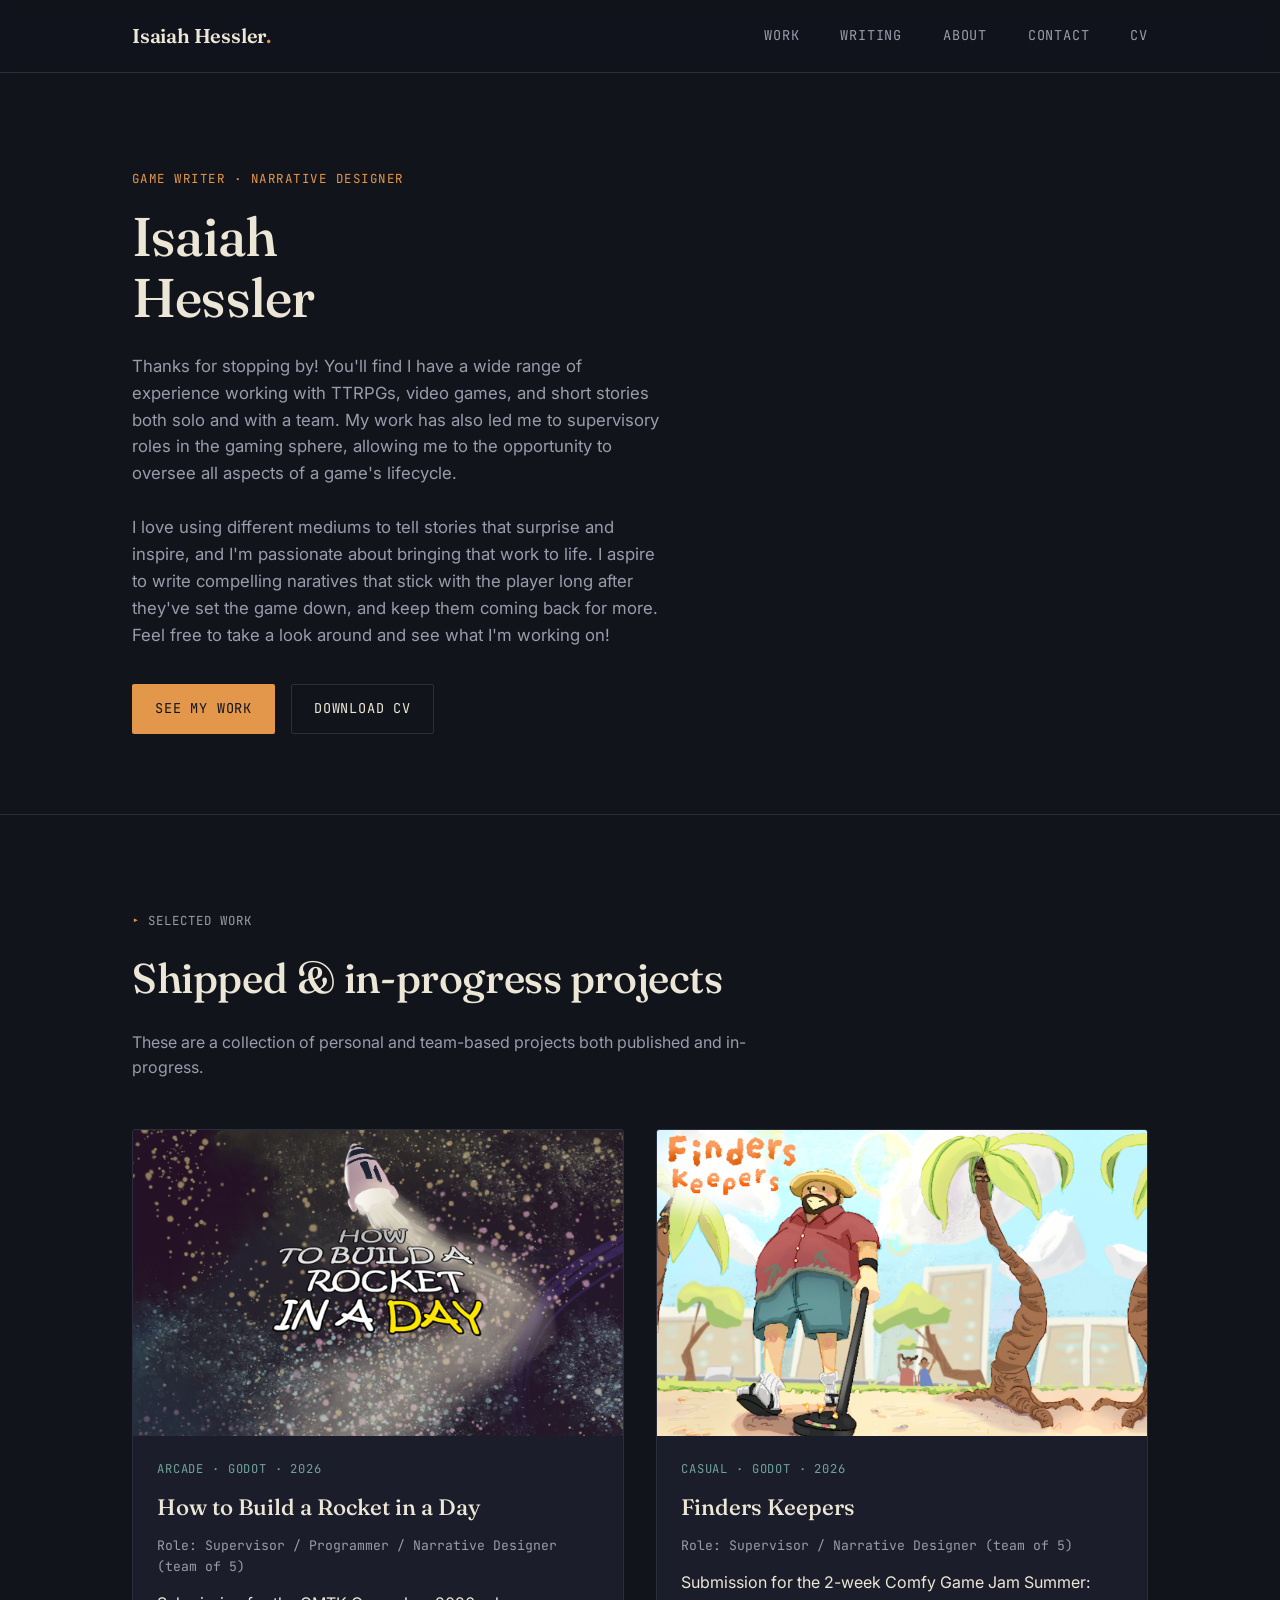
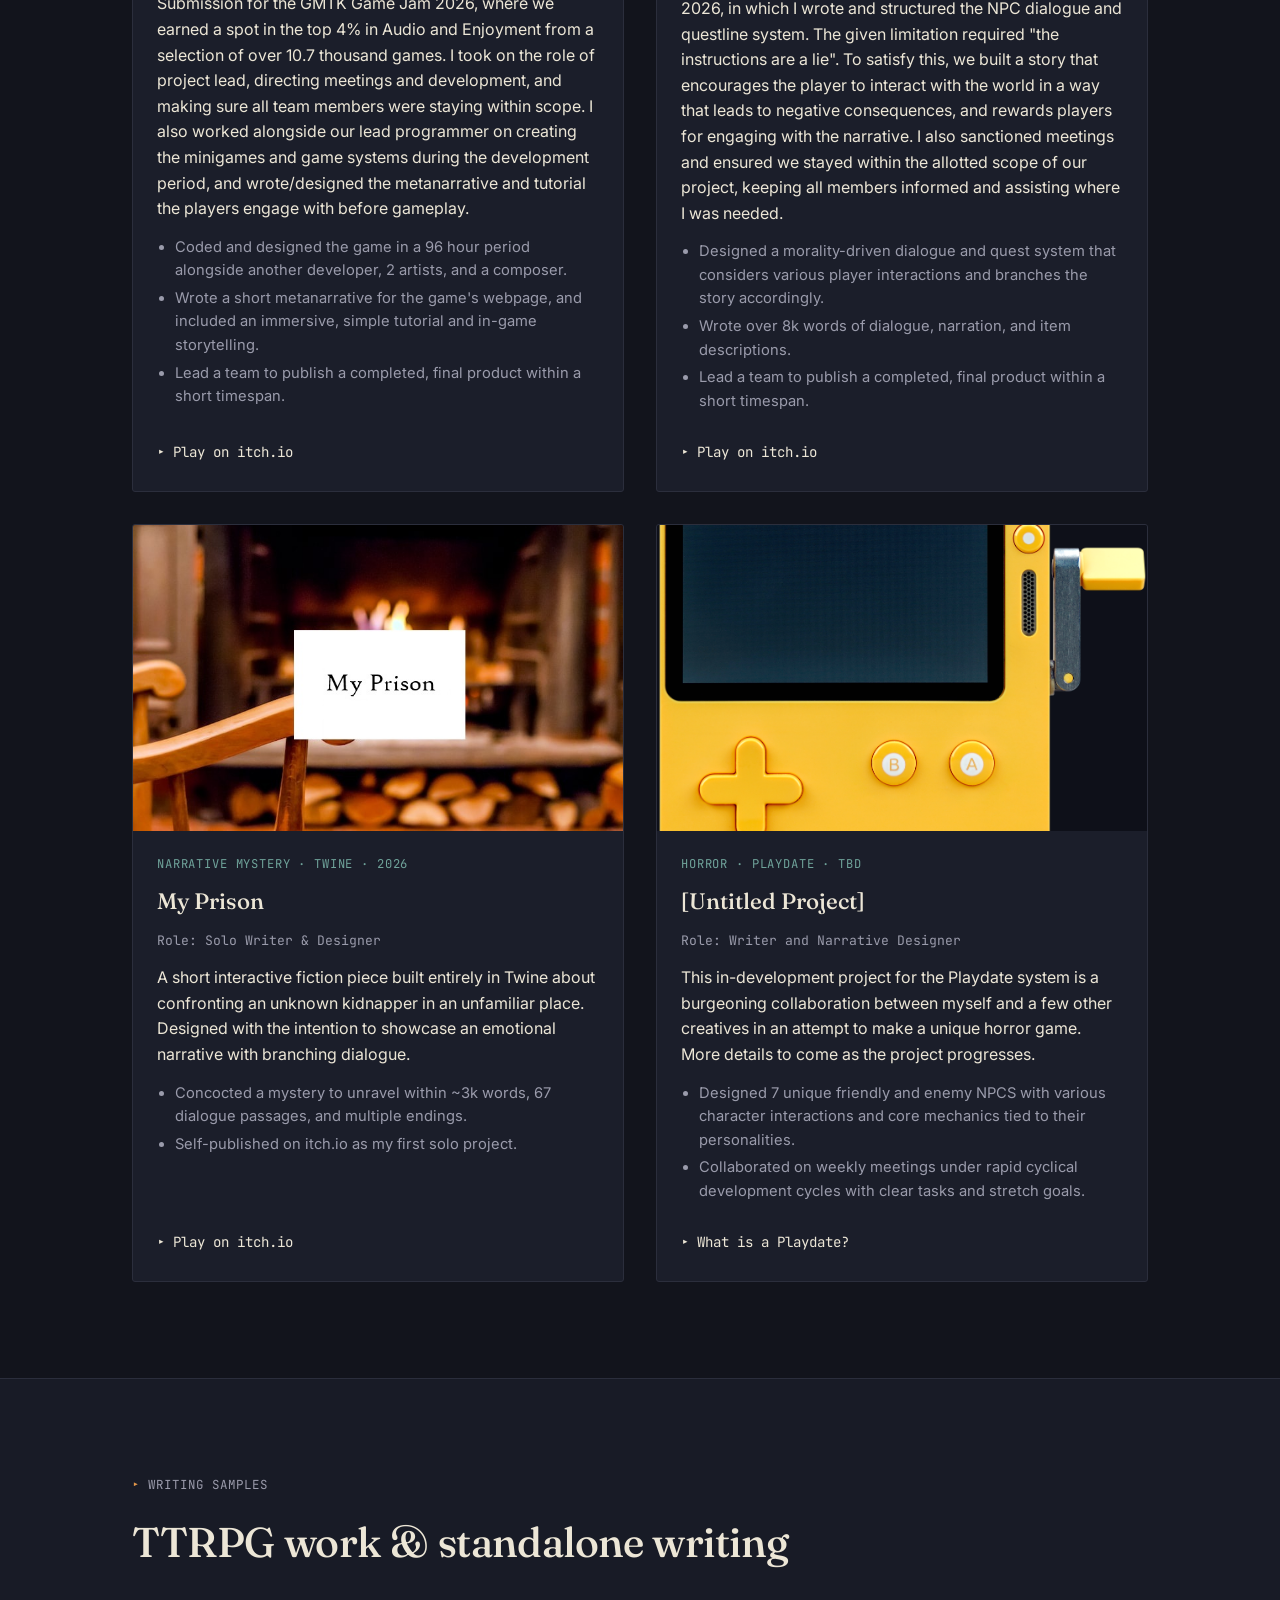
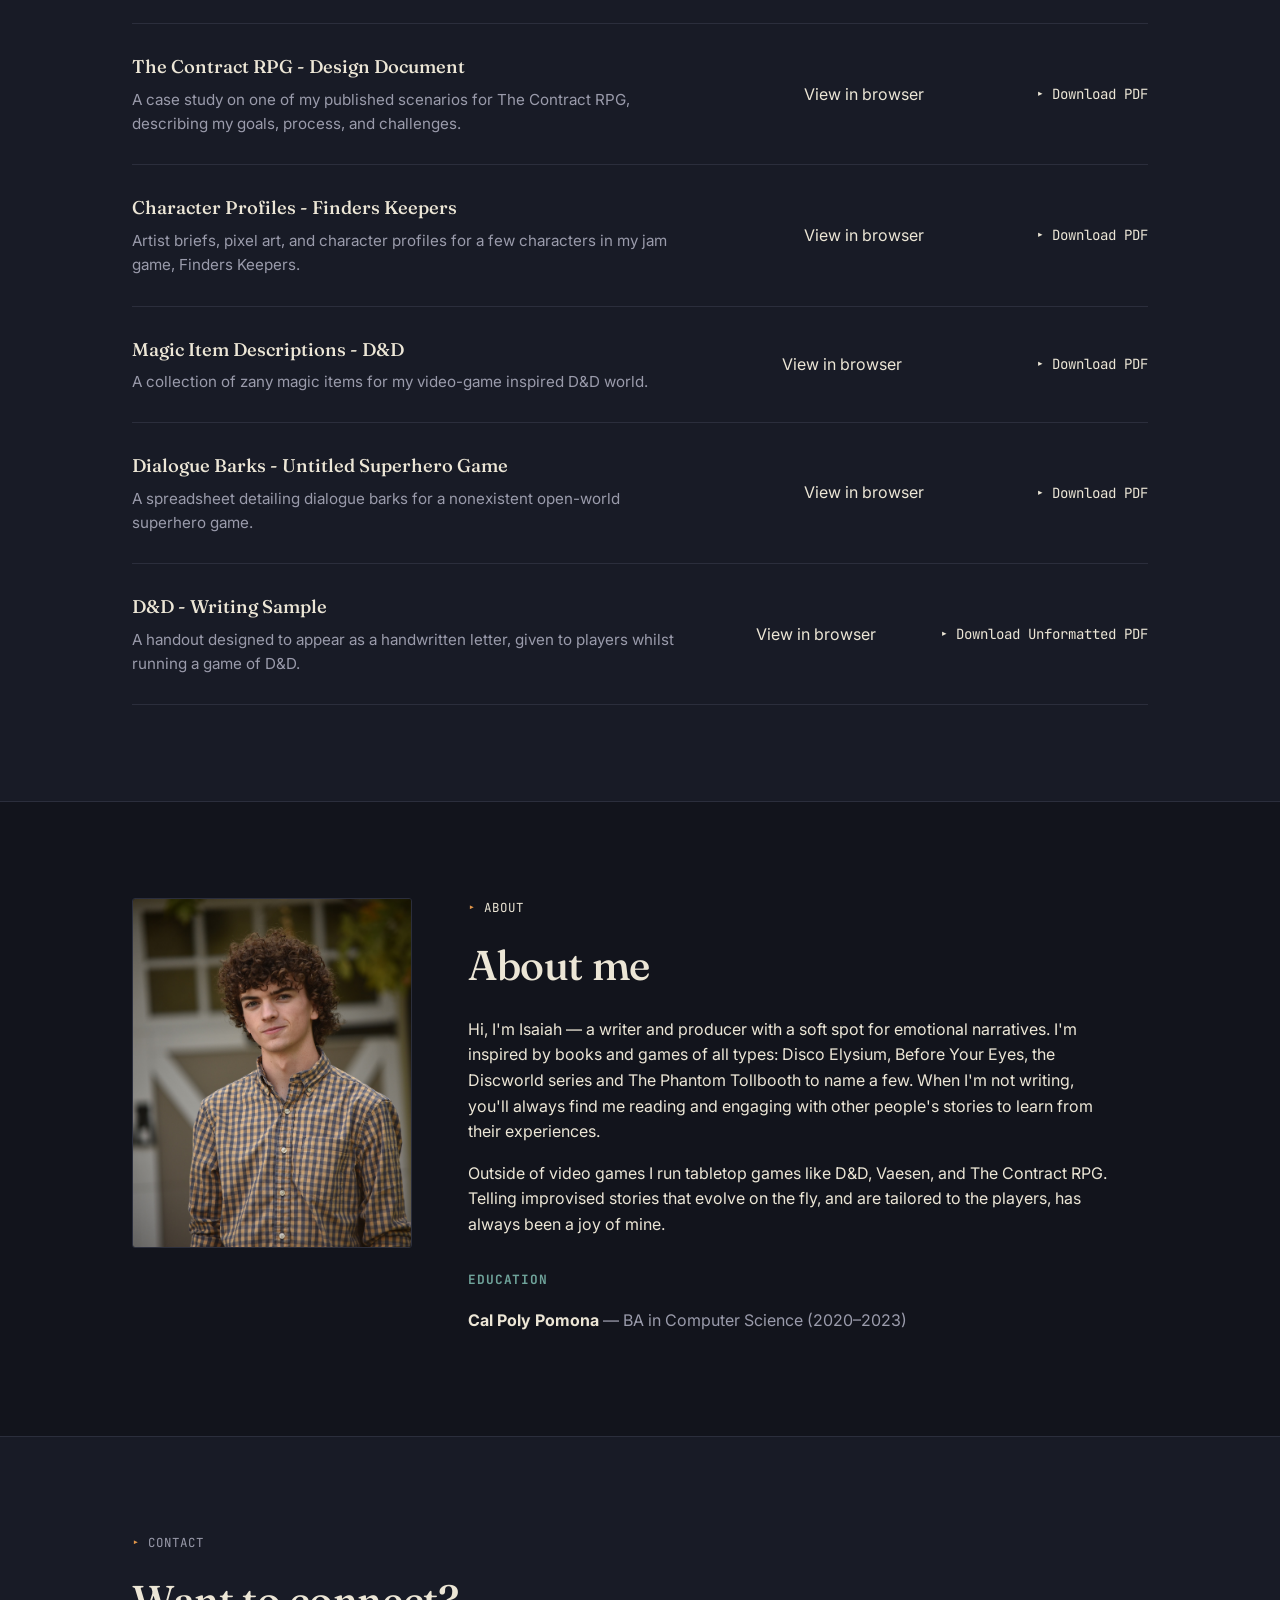
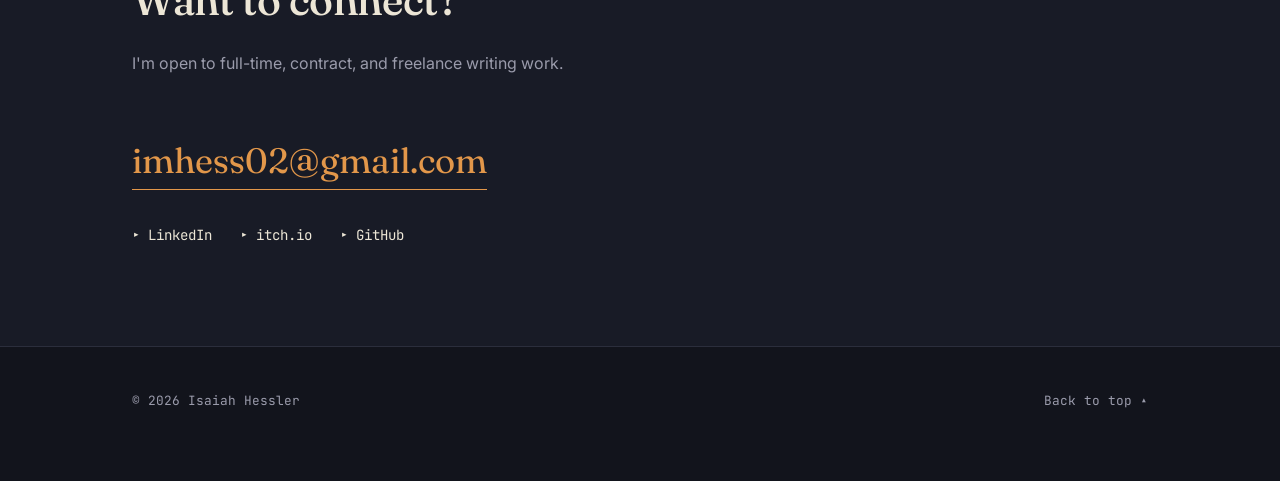
<file: index.html>
<!DOCTYPE html>
<html lang="en">
<head>
<meta charset="UTF-8">
<meta name="viewport" content="width=device-width, initial-scale=1.0">
<title>Isaiah Hessler — Game Writer &amp; Narrative Designer</title>
<meta name="description" content="Portfolio of Isaiah Hessler, game writer and narrative designer.">

<meta property="og:title" content="Isaiah Hessler — Game Writer & Narrative Designer">
<meta property="og:description" content="Writing samples and narrative design projects.">
<meta property="og:type" content="website">

<link rel="preconnect" href="https://fonts.googleapis.com">
<link rel="preconnect" href="https://fonts.gstatic.com" crossorigin>
<link href="https://fonts.googleapis.com/css2?family=Fraunces:opsz,wght@9..144,400;9..144,500;9..144,600&family=Inter:wght@400;500;600&family=JetBrains+Mono:wght@400;500&display=swap" rel="stylesheet">

<link rel="stylesheet" href="css/style.css">
</head>
<body>

<a class="skip-link" href="#main">Skip to content</a>

<!-- ============================================================
     HEADER / NAV
     ============================================================ -->
<header class="site-header">
  <div class="wrap header-inner">
    <a class="logo" href="#top">Isaiah Hessler<span class="logo-dot">.</span></a>

    <button class="nav-toggle" id="navToggle" aria-expanded="false" aria-controls="primaryNav" aria-label="Toggle menu">
      <span></span><span></span><span></span>
    </button>

    <nav class="primary-nav" id="primaryNav">
      <a href="#work" class="nav-link"><span class="nav-caret">▸</span>Work</a>
      <a href="#writing" class="nav-link"><span class="nav-caret">▸</span>Writing</a>
      <a href="#about" class="nav-link"><span class="nav-caret">▸</span>About</a>
      <a href="#contact" class="nav-link"><span class="nav-caret">▸</span>Contact</a>
      <a href="assets/docs/cv.pdf" class="nav-link nav-link--cv"><span class="nav-caret">▸</span>cv</a>
    </nav>
  </div>
</header>

<main id="main">

  <!-- ============================================================
       HERO
       ============================================================ -->
  <section class="hero" id="top">
    <div class="wrap hero-inner">
      <div class="hero-copy">
        <p class="eyebrow">Game Writer · Narrative Designer</p>
        <h1 class="hero-title">Isaiah<br>Hessler</h1>
        <p class="hero-lede">
          Thanks for stopping by! You'll find I have a wide range of experience working with TTRPGs, video games, and short stories both solo and with a team. 
          My work has also led me to supervisory roles in the gaming sphere, allowing me to the opportunity to oversee all aspects of a game's lifecycle. 
          <br> 
          <br>
          I love using different mediums to tell stories that surprise and inspire, and I'm passionate about bringing that work to life. I aspire to 
          write compelling naratives that stick with the player long after they've set the game down, and keep them coming back for more. 
          Feel free to take a look around and see what I'm working on!
        </p>
        <div class="hero-actions">
          <a href="#work" class="btn btn--primary">See my work</a>
          <a href="assets/docs/cv.pdf" class="btn btn--ghost">Download CV</a>
        </div>
      </div>

      <!-- 
      <div class="hero-graphic" aria-hidden="true">
        <svg viewBox="0 0 360 320" class="branch-svg">
          <path class="branch-line" d="M30 30 L30 130" />
          <path class="branch-line" d="M30 130 L120 170" />
          <path class="branch-line" d="M30 130 L30 230" />
          <path class="branch-line" d="M30 230 L130 270" />
          <path class="branch-line" d="M30 230 L30 330" />
          <path class="branch-line" d="M30 330 L140 370" />

          <circle class="branch-node" cx="30" cy="30" r="5"/>
          <circle class="branch-node" cx="30" cy="130" r="5"/>
          <circle class="branch-node" cx="120" cy="170" r="4"/>
          <circle class="branch-node" cx="30" cy="230" r="5"/>
          <circle class="branch-node" cx="130" cy="270" r="4"/>
          <circle class="branch-node" cx="30" cy="330" r="5"/>
          <circle class="branch-node" cx="140" cy="370" r="4"/>

          <text class="branch-label" x="46" y="34">"Is this a dialogue tree? It looks like I have a few options to choose from."</text>
          <text class="branch-label" x="46" y="134">[Browse] "I'd like to see your projects."</text>
          <div class="project-links">
            <text href="#work" class="link-choice" x="136" y="174">Sure, check 'em out!</text>
            <text href="#contact" class="link-choice" x="146" y="274">Click here to jump to my contact info!</text>
          </div>
          <text class="branch-label" x="46" y="234">[Chat] "How can I reach you?"</text>
          <text class="branch-label" x="46" y="334">[Escape] "I've seen enough, just show me some cat pictures."</text> 
          <text class="branch-label" x="156" y="374">Fine...</text>
        </svg>
      </div> -->
    </div>
  </section>

  <!-- ============================================================
       SELECTED WORK
       ============================================================ -->
  <section class="section" id="work">
    <div class="wrap">
      <p class="slug">SELECTED WORK</p>
      <h2 class="section-title">Shipped &amp; in-progress projects</h2>
      <p class="section-intro">
        These are a collection of personal and team-based projects both published and in-progress.
      </p>

      <div class="project-grid">

        <!-- ============ PROJECT CARD ============ -->
        <article class="project-card">
          <div class="project-media">
            <img src="assets/images/buildarocket.png" alt="[Image Unavailable]" loading="lazy">
          </div>
          <div class="project-body">
            <p class="project-meta">Arcade · Godot · 2026</p>
            <h3 class="project-title">How to Build a Rocket in a Day</h3>
            <p class="project-role">Role: Supervisor / Programmer / Narrative Designer (team of 5)</p>
            <p class="project-desc">
              Submission for the GMTK Game Jam 2026, where we earned a spot in the top 4% in Audio and Enjoyment from a selection of over 10.7 thousand games. I took on the role of project lead, 
              directing meetings and development, and making sure all team members were staying within scope. I also worked alongside our lead programmer on creating the minigames and game systems
              during the development period, and wrote/designed the metanarrative and tutorial the players engage with before gameplay.
            </p>
            <ul class="project-highlights">
              <li>Coded and designed the game in a 96 hour period alongside another developer, 2 artists, and a composer.</li>
              <li>Wrote a short metanarrative for the game's webpage, and included an immersive, simple tutorial and in-game storytelling.</li>
              <li>Lead a team to publish a completed, final product within a short timespan.</li>
            </ul>
            <div class="project-links">
              <a href="https://shinymydas.itch.io/buildarocket" class="link-choice">▸ Play on itch.io</a>
            </div>
          </div>
        </article>
        <!-- ============ END PROJECT CARD ============ -->
           
        <!-- ============ PROJECT CARD ============ -->
        <article class="project-card">
          <div class="project-media">
            <img src="assets/images/finderkeeper.png" alt="[Image Unavailable]" loading="lazy">
          </div>
          <div class="project-body">
            <p class="project-meta">Casual · Godot · 2026</p>
            <h3 class="project-title">Finders Keepers</h3>
            <p class="project-role">Role: Supervisor / Narrative Designer (team of 5)</p>
            <p class="project-desc">
              Submission for the 2-week Comfy Game Jam Summer: 2026, in which I wrote and structured the NPC dialogue and questline system. The given limitation required "the instructions are a lie".
              To satisfy this, we built a story that encourages the player to interact with the world in a way that leads to negative consequences, and rewards players for engaging with the narrative.
              I also sanctioned meetings and ensured we stayed within the allotted scope of our project, keeping all members informed and assisting where I was needed.
            </p>
            <ul class="project-highlights">
              <li>Designed a morality-driven dialogue and quest system that considers various player interactions and branches the story accordingly.</li>
              <li>Wrote over 8k words of dialogue, narration, and item descriptions.</li>
              <li>Lead a team to publish a completed, final product within a short timespan.</li>
            </ul>
            <div class="project-links">
              <a href="https://shinymydas.itch.io/finders-keepers" class="link-choice">▸ Play on itch.io</a>
            </div>
          </div>
        </article>
        <!-- ============ END PROJECT CARD ============ -->

        <article class="project-card">
          <div class="project-media">
            <img src="assets/images/myprison.jpg" alt="[Image Unavailable]" loading="lazy">
          </div>
          <div class="project-body">
            <p class="project-meta">Narrative Mystery · Twine · 2026</p>
            <h3 class="project-title">My Prison</h3>
            <p class="project-role">Role: Solo Writer &amp; Designer</p>
            <p class="project-desc">
              A short interactive fiction piece built entirely in Twine about confronting an unknown kidnapper in an unfamiliar place.
              Designed with the intention to showcase an emotional narrative with branching dialogue.
            </p>
            <ul class="project-highlights">
              <li>Concocted a mystery to unravel within ~3k words, 67 dialogue passages, and multiple endings.</li>
              <li>Self-published on itch.io as my first solo project.</li>
            </ul>
            <div class="project-links">
              <a href="https://shinymydas.itch.io/my-prison" class="link-choice">▸ Play on itch.io</a>
            </div>
          </div>
        </article>

        <article class="project-card">
          <div class="project-media">
            <img src="assets/images/pd.png" alt="[Image Unavailable]" loading="lazy">
          </div>
          <div class="project-body">
            <p class="project-meta">Horror · Playdate · TBD</p>
            <h3 class="project-title">[Untitled Project]</h3>
            <p class="project-role">Role: Writer and Narrative Designer</p>
            <p class="project-desc">
              This in-development project for the Playdate system is a burgeoning collaboration between myself and a few other creatives in an attempt to make a unique horror game.
              More details to come as the project progresses.
            </p>
            <ul class="project-highlights">
              <li>Designed 7 unique friendly and enemy NPCS with various character interactions and core mechanics tied to their personalities.</li>
              <li>Collaborated on weekly meetings under rapid cyclical development cycles with clear tasks and stretch goals.</li>
            </ul>
            <div class="project-links">
              <a href="https://play.date/" class="link-choice">▸ What is a Playdate?</a>
            </div>
          </div>
        </article>

      </div>
    </div>
  </section>

  <!-- ============================================================
       WRITING SAMPLES
       ============================================================ -->
  <section class="section section--alt" id="writing">
    <div class="wrap">
      <p class="slug">WRITING SAMPLES</p>
      <h2 class="section-title">TTRPG work &amp; standalone writing</h2>
      <p class="section-intro">
      </p>

      <ul class="writing-list">
        <li class="writing-item">
          <div class="writing-item-text">
            <h3>The Contract RPG - Design Document</h3>
            <p>A case study on one of my published scenarios for The Contract RPG, describing
              my goals, process, and challenges.
            </p>
          </div>
          <a href="view.html?file=assets/docs/contract.pdf&title=Scenario%20Design%20Doc%20for%20The%20Contract%20RPG">View in browser</a>
          <a href="assets/docs/contract.pdf" class="link-choice">▸ Download PDF</a>
        </li>

        <li class="writing-item">
          <div class="writing-item-text">
            <h3>Character Profiles - Finders Keepers</h3>
            <p>Artist briefs, pixel art, and character profiles for a few characters in my jam game, Finders Keepers.</p>
          </div>
          <a href="view.html?file=assets/docs/char_profile.pdf&title=Character%20Profiles:%20Finders%20Keepers">View in browser</a>
          <a href="assets/docs/char_profile.pdf" class="link-choice">▸ Download PDF</a>
        </li>
           
        <li class="writing-item">
          <div class="writing-item-text">
            <h3>Magic Item Descriptions - D&D</h3>
            <p>A collection of zany magic items for my video-game inspired D&D world.</p>
          </div>
          <a href="view.html?file=assets/docs/item_desc.pdf&title=Item%20Descriptions">View in browser</a>
          <a href="assets/docs/item_desc.pdf" class="link-choice">▸ Download PDF</a>
        </li>
           
        <li class="writing-item">
          <div class="writing-item-text">
            <h3>Dialogue Barks - Untitled Superhero Game</h3>
            <p>A spreadsheet detailing dialogue barks for a nonexistent open-world superhero game.</p>
          </div>
          <a href="view.html?file=assets/docs/dialogue_barks.pdf&title=Dialogue%20Barks">View in browser</a>
          <a href="assets/docs/dialogue_barks.pdf" class="link-choice">▸ Download PDF</a>
        </li>
           
        <li class="writing-item">
          <div class="writing-item-text">
            <h3>D&D - Writing Sample</h3>
            <p>A handout designed to appear as a handwritten letter, given
              to players whilst running a game of D&D.
            </p>
          </div>
          <a href="view.html?file=assets/docs/letter.pdf&title=A%20Letter%20from%20Father%20to%20Son">View in browser</a>
          <a href="assets/docs/letter_pt.pdf" class="link-choice">▸ Download Unformatted PDF</a>
        </li>
      </ul>
    </div>
  </section>

  <!-- ============================================================
       ABOUT
       ============================================================ -->
  <section class="section" id="about">
    <div class="wrap about-inner">
      <div class="about-portrait">
        <img src="assets/images/isaiah.jpg" alt="[Image Unavailable]">
      </div>
      <div class="about-copy">
        <p class="slug">ABOUT</p>
        <h2 class="section-title">About me</h2>
        <p>
          Hi, I'm Isaiah — a writer and producer with a soft spot for emotional narratives. 
          I'm inspired by books and games of all types: Disco Elysium, Before Your Eyes, the Discworld series and The Phantom Tollbooth to name a few. 
          When I'm not writing, you'll always find me reading and engaging with other people's stories to learn from their experiences.
          <!-- Replace with your real bio. -->
        </p>
        <p>
          Outside of video games I run tabletop games like D&D, Vaesen, and The Contract RPG.
          Telling improvised stories that evolve on the fly, and are tailored to the players, has always been a joy
          of mine.
        </p>

        <h3 class="about-subhead">Education</h3>
        <ul class="plain-list">
          <li><strong>Cal Poly Pomona</strong> — BA in Computer Science (2020–2023)</li>
        </ul>
      </div>
    </div>
  </section>

  <!-- ============================================================
       CONTACT
       ============================================================ -->
  <section class="section section--alt" id="contact">
    <div class="wrap contact-inner">
      <p class="slug">CONTACT</p>
      <h2 class="section-title">Want to connect?</h2>
      <p class="section-intro">I'm open to full-time, contract, and freelance writing work.</p>

      <a class="contact-email" href="mailto:imhess02@gmail.com">imhess02@gmail.com</a>

      <nav class="contact-links">
        <a href="https://www.linkedin.com/in/isaiah-hessler-82574b263/" class="link-choice">▸ LinkedIn</a>
        <a href="https://shinymydas.itch.io/" class="link-choice">▸ itch.io</a>
        <a href="https://github.com/shinymydas" class="link-choice">▸ GitHub</a>
      </nav>
    </div>
  </section>

</main>

<footer class="site-footer">
  <div class="wrap footer-inner">
    <p>© <span id="year"></span> Isaiah Hessler</p>
    <a href="#top" class="back-to-top">Back to top ▴</a>
  </div>
</footer>

<script src="js/script.js"></script>
</body>
</html>
</file>
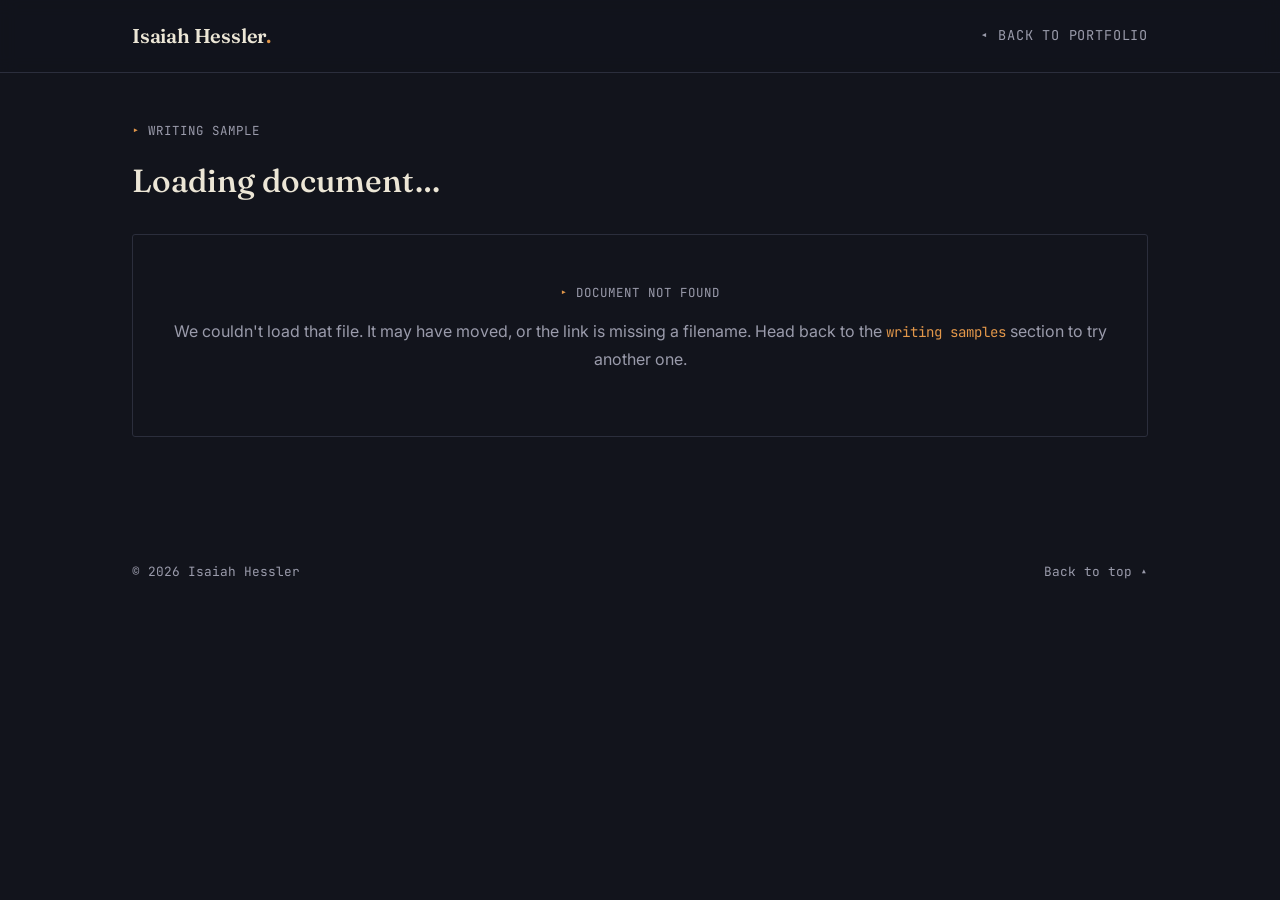
<file: view.html>
<!DOCTYPE html>
<html lang="en">
<head>
<meta charset="UTF-8">
<meta name="viewport" content="width=device-width, initial-scale=1.0">
<title id="pageTitle">Viewing document — Isaiah Hessler</title>
<meta name="robots" content="noindex">

<link rel="preconnect" href="https://fonts.googleapis.com">
<link rel="preconnect" href="https://fonts.gstatic.com" crossorigin>
<link href="https://fonts.googleapis.com/css2?family=Fraunces:opsz,wght@9..144,500;9..144,600&family=Inter:wght@400;500;600&family=JetBrains+Mono:wght@400;500&display=swap" rel="stylesheet">

<link rel="stylesheet" href="css/style.css">
<link rel="stylesheet" href="css/view.css">
</head>
<body class="view-page">

<header class="site-header">
  <div class="wrap header-inner">
    <a class="logo" href="index.html">Isaiah Hessler<span class="logo-dot">.</span></a>
    <a href="index.html#writing" class="nav-link nav-link--cv">◂ Back to portfolio</a>
  </div>
</header>

<main class="view-main">
  <div class="wrap view-toolbar">
    <div class="view-toolbar-text">
      <p class="slug">WRITING SAMPLE</p>
      <h1 class="view-title" id="docTitle">Loading document…</h1>
    </div>
    <a class="btn btn--ghost" id="downloadLink" href="#" download>Download PDF</a>
  </div>

  <div class="wrap">
    <div class="pdf-frame-wrap" id="pdfFrameWrap">
      <iframe id="pdfFrame" class="pdf-frame" title="PDF document" src=""></iframe>
    </div>

    <!-- Shown only if the PDF can't be found / query param is missing -->
    <div class="pdf-fallback" id="pdfFallback" hidden>
      <p class="slug">Document not found</p>
      <p>We couldn't load that file. It may have moved, or the link is missing a
        filename. Head back to the <a class="link-choice" href="index.html#writing">writing samples</a>
        section to try another one.</p>
    </div>
  </div>
</main>

<footer class="site-footer">
  <div class="wrap footer-inner">
    <p>© <span id="year"></span> Isaiah Hessler</p>
    <a href="index.html#top" class="back-to-top">Back to top ▴</a>
  </div>
</footer>

<script src="js/script.js"></script>
<script src="js/view.js"></script>
</body>
</html>
</file>
<file: css/style.css>
/* =================================================================
   TOKENS
   ================================================================= */
:root {
  --bg:        #12141c;
  --bg-alt:    #181b26;
  --bg-card:   #1b1e2a;
  --line:      #2b2e3c;
  --text:      #ece6d6;
  --text-dim:  #9a9bab;
  --accent:    #e2974a;
  --accent-2:  #6fa39a;

  --font-display: "Fraunces", Georgia, serif;
  --font-body:    "Inter", -apple-system, Helvetica, Arial, sans-serif;
  --font-mono:    "JetBrains Mono", "Courier New", monospace;

  --wrap: 1080px;
}

/* =================================================================
   RESET / BASE
   ================================================================= */
* { box-sizing: border-box; }
html { scroll-behavior: smooth; }

@media (prefers-reduced-motion: reduce) {
  html { scroll-behavior: auto; }
  * { animation-duration: 0.01ms !important; transition-duration: 0.01ms !important; }
}

body {
  margin: 0;
  background: var(--bg);
  color: var(--text);
  font-family: var(--font-body);
  font-size: 16px;
  line-height: 1.6;
  -webkit-font-smoothing: antialiased;
}

img { max-width: 100%; display: block; }

a {
  color: inherit;
  text-decoration: none;
}

.wrap {
  max-width: var(--wrap);
  margin: 0 auto;
  padding: 0 32px;
}

.skip-link {
  position: absolute;
  left: -999px;
  top: 0;
  background: var(--accent);
  color: #12141c;
  padding: 10px 16px;
  z-index: 200;
}
.skip-link:focus {
  left: 16px;
  top: 16px;
}

:focus-visible {
  outline: 2px solid var(--accent);
  outline-offset: 3px;
}

/* =================================================================
   SHARED TYPE PATTERNS
   ================================================================= */
.eyebrow {
  font-family: var(--font-mono);
  text-transform: uppercase;
  letter-spacing: 0.12em;
  font-size: 0.78rem;
  color: var(--accent);
  margin: 0 0 18px;
}

.slug {
  font-family: var(--font-mono);
  text-transform: uppercase;
  letter-spacing: 0.08em;
  font-size: 0.78rem;
  color: var(--text-dim);
  margin: 0 0 14px;
}
.slug::before { content: "▸ "; color: var(--accent); }

.section-title {
  font-family: var(--font-display);
  font-weight: 500;
  font-size: clamp(1.8rem, 1.4rem + 1.6vw, 2.6rem);
  margin: 0 0 18px;
  letter-spacing: -0.01em;
}

.section-intro {
  max-width: 640px;
  color: var(--text-dim);
  margin: 0 0 48px;
}

/* "dialogue choice" link pattern used throughout */
.link-choice {
  display: inline-block;
  font-family: var(--font-mono);
  font-size: 0.88rem;
  color: var(--text);
  padding: 2px 0;
  border-bottom: 1px solid transparent;
  transition: color 0.15s ease, border-color 0.15s ease, transform 0.15s ease;
}
.link-choice:hover,
.link-choice:focus-visible {
  color: var(--accent);
  border-color: var(--accent);
  transform: translateX(3px);
}

/* =================================================================
   HEADER
   ================================================================= */
.site-header {
  position: sticky;
  top: 0;
  z-index: 100;
  background: rgba(18, 20, 28, 0.86);
  backdrop-filter: blur(8px);
  border-bottom: 1px solid var(--line);
}

.header-inner {
  display: flex;
  align-items: center;
  justify-content: space-between;
  height: 72px;
}

.logo {
  font-family: var(--font-display);
  font-size: 1.25rem;
  font-weight: 600;
  letter-spacing: -0.01em;
}
.logo-dot { color: var(--accent); }

.primary-nav {
  display: flex;
  align-items: center;
  gap: 28px;
}

.nav-link {
  font-family: var(--font-mono);
  font-size: 0.85rem;
  text-transform: uppercase;
  letter-spacing: 0.06em;
  color: var(--text-dim);
  display: inline-flex;
  align-items: center;
  gap: 4px;
  transition: color 0.15s ease;
}
.nav-link:hover, .nav-link:focus-visible { color: var(--accent); }

.nav-caret {
  color: var(--accent);
  opacity: 0;
  transform: translateX(-4px);
  transition: opacity 0.15s ease, transform 0.15s ease;
}
.nav-link:hover .nav-caret,
.nav-link:focus-visible .nav-caret {
  opacity: 1;
  transform: translateX(0);
}

.nav-link--resume {
  border: 1px solid var(--line);
  padding: 7px 14px;
  border-radius: 2px;
  color: var(--text);
}
.nav-link--resume:hover { border-color: var(--accent); color: var(--accent); }

.nav-toggle {
  display: none;
  flex-direction: column;
  gap: 5px;
  background: none;
  border: 0;
  cursor: pointer;
  padding: 8px;
}
.nav-toggle span {
  width: 22px;
  height: 2px;
  background: var(--text);
}

/* =================================================================
   HERO
   ================================================================= */
.hero {
  padding: 96px 0 80px;
  border-bottom: 1px solid var(--line);
}

.hero-inner {
  display: grid;
  grid-template-columns: 1.1fr 0.9fr;
  gap: 56px;
  align-items: center;
}

.hero-title {
  font-family: var(--font-display);
  font-weight: 500;
  font-size: clamp(2.2rem, 1.6rem + 2.6vw, 3.4rem);
  line-height: 1.12;
  letter-spacing: -0.015em;
  margin: 0 0 24px;
}

.hero-lede {
  max-width: 540px;
  color: var(--text-dim);
  font-size: 1.05rem;
  margin: 0 0 36px;
}

.hero-actions { display: flex; gap: 16px; flex-wrap: wrap; }

.btn {
  font-family: var(--font-mono);
  font-size: 0.85rem;
  text-transform: uppercase;
  letter-spacing: 0.06em;
  padding: 13px 22px;
  border-radius: 2px;
  border: 1px solid transparent;
  transition: background 0.15s ease, color 0.15s ease, border-color 0.15s ease;
}
.btn--primary {
  background: var(--accent);
  color: #12141c;
}
.btn--primary:hover, .btn--primary:focus-visible { background: #f0aa66; }

.btn--ghost {
  border-color: var(--line);
  color: var(--text);
}
.btn--ghost:hover, .btn--ghost:focus-visible { border-color: var(--accent); color: var(--accent); }

/* hero branching-dialogue graphic */
.hero-graphic { width: 100%; }
.branch-svg { width: 100%; height: auto; overflow: visible; }

.branch-line {
  fill: none;
  stroke: var(--line);
  stroke-width: 1.5;
}
.branch-line--accent { stroke: var(--accent); }

.branch-node {
  fill: var(--bg);
  stroke: var(--text-dim);
  stroke-width: 1.5;
}
.branch-node--accent {
  fill: var(--accent);
  stroke: var(--accent);
}

.branch-label {
  font-family: var(--font-mono);
  font-size: 11px;
  fill: var(--text-dim);
}
.branch-label--accent { fill: var(--accent); }

/* =================================================================
   SECTIONS (shared)
   ================================================================= */
.section { padding: 96px 0; border-bottom: 1px solid var(--line); }
.section--alt { background: var(--bg-alt); }

/* =================================================================
   PROJECT GRID
   ================================================================= */
.project-grid {
  display: grid;
  grid-template-columns: repeat(auto-fit, minmax(320px, 1fr));
  gap: 32px;
}

.project-card {
  background: var(--bg-card);
  border: 1px solid var(--line);
  border-radius: 3px;
  overflow: hidden;
  display: flex;
  flex-direction: column;
  transition: border-color 0.2s ease, transform 0.2s ease;
}
.project-card:hover { border-color: var(--accent-2); transform: translateY(-2px); }

.project-media {
  aspect-ratio: 16 / 10;
  background: #0e1019;
  overflow: hidden;
}
.project-media img { width: 100%; height: 100%; object-fit: cover; }

.project-body { padding: 24px; display: flex; flex-direction: column; gap: 10px; flex: 1; }

.project-meta {
  font-family: var(--font-mono);
  font-size: 0.76rem;
  text-transform: uppercase;
  letter-spacing: 0.07em;
  color: var(--accent-2);
  margin: 0;
}

.project-title {
  font-family: var(--font-display);
  font-size: 1.4rem;
  font-weight: 500;
  margin: 0;
}

.project-role {
  font-family: var(--font-mono);
  font-size: 0.82rem;
  color: var(--text-dim);
  margin: 0;
}

.project-desc { margin: 4px 0 0; color: var(--text); }

.project-highlights {
  margin: 4px 0 0;
  padding-left: 18px;
  color: var(--text-dim);
  font-size: 0.92rem;
}
.project-highlights li { margin-bottom: 4px; }

.project-links {
  margin-top: auto;
  padding-top: 12px;
  display: flex;
  flex-direction: column;
  gap: 6px;
}

/* =================================================================
   WRITING LIST
   ================================================================= */
.writing-list {
  list-style: none;
  margin: 0;
  padding: 0;
  display: flex;
  flex-direction: column;
}

.writing-item {
  display: flex;
  justify-content: space-between;
  align-items: center;
  gap: 24px;
  padding: 28px 0;
  border-top: 1px solid var(--line);
  flex-wrap: wrap;
}
.writing-item:last-child { border-bottom: 1px solid var(--line); }

.writing-item-text h3 {
  font-family: var(--font-display);
  font-weight: 500;
  font-size: 1.15rem;
  margin: 0 0 6px;
}
.writing-item-text p {
  margin: 0;
  color: var(--text-dim);
  max-width: 560px;
  font-size: 0.95rem;
}

/* =================================================================
   ABOUT
   ================================================================= */
.about-inner {
  display: grid;
  grid-template-columns: 280px 1fr;
  gap: 56px;
  align-items: start;
}

.about-portrait img {
  border-radius: 3px;
  border: 1px solid var(--line);
  aspect-ratio: 4 / 5;
  object-fit: cover;
}

.about-copy p { color: var(--text); max-width: 640px; }

.about-subhead {
  font-family: var(--font-mono);
  text-transform: uppercase;
  font-size: 0.8rem;
  letter-spacing: 0.07em;
  color: var(--accent-2);
  margin: 32px 0 12px;
}

.plain-list {
  list-style: none;
  margin: 0;
  padding: 0;
  color: var(--text-dim);
}
.plain-list li { padding: 6px 0; border-top: 1px solid var(--line); }
.plain-list li:first-child { border-top: none; }
.plain-list strong { color: var(--text); }

/* =================================================================
   CONTACT
   ================================================================= */
.contact-inner { text-align: left; }

.contact-email {
  display: inline-block;
  font-family: var(--font-display);
  font-size: clamp(1.6rem, 1.3rem + 1.4vw, 2.2rem);
  color: var(--accent);
  margin: 8px 0 32px;
  border-bottom: 1px solid var(--accent);
}
.contact-email:hover { color: #f0aa66; }

.contact-links {
  display: flex;
  gap: 28px;
  flex-wrap: wrap;
}

/* =================================================================
   FOOTER
   ================================================================= */
.site-footer { padding: 32px 0 56px; }
.footer-inner {
  display: flex;
  justify-content: space-between;
  align-items: center;
  font-family: var(--font-mono);
  font-size: 0.8rem;
  color: var(--text-dim);
}
.back-to-top:hover { color: var(--accent); }

/* =================================================================
   RESPONSIVE
   ================================================================= */
@media (max-width: 860px) {
  .hero-inner { grid-template-columns: 1fr; }
  .hero-graphic { order: -1; max-width: 280px; }
  .about-inner { grid-template-columns: 1fr; }
  .about-portrait { max-width: 220px; }
}

@media (max-width: 720px) {
  .nav-toggle { display: flex; }

  .primary-nav {
    position: absolute;
    top: 72px;
    left: 0;
    right: 0;
    background: var(--bg);
    border-bottom: 1px solid var(--line);
    flex-direction: column;
    align-items: flex-start;
    gap: 0;
    padding: 8px 32px 20px;
    display: none;
  }
  .primary-nav.is-open { display: flex; }
  .primary-nav .nav-link { padding: 12px 0; width: 100%; }

  .section { padding: 64px 0; }
  .hero { padding: 56px 0 56px; }

  .writing-item { flex-direction: column; align-items: flex-start; gap: 12px; }
}
</file>
<file: css/view.css>
/* =================================================================
   PDF VIEWER PAGE (view.html)
   ================================================================= */

.view-main {
  padding: 48px 0 80px;
}

.view-toolbar {
  display: flex;
  justify-content: space-between;
  align-items: flex-end;
  gap: 24px;
  flex-wrap: wrap;
  margin-bottom: 28px;
}

.view-title {
  font-family: var(--font-display);
  font-weight: 500;
  font-size: clamp(1.4rem, 1.1rem + 1.2vw, 2rem);
  margin: 0;
}

.pdf-frame-wrap {
  border: 1px solid var(--line);
  border-radius: 3px;
  overflow: hidden;
  background: #0e1019;
  /* Comfortable reading height that still leaves room for header/footer */
  height: min(82vh, 900px);
}

.pdf-frame {
  width: 100%;
  height: 100%;
  border: 0;
  background: #fff; /* most PDFs render on a white page */
}

.pdf-fallback {
  border: 1px solid var(--line);
  border-radius: 3px;
  padding: 48px 32px;
  text-align: center;
  color: var(--text-dim);
}
.pdf-fallback .slug { justify-content: center; }
.pdf-fallback a { color: var(--accent); }

@media (max-width: 720px) {
  .pdf-frame-wrap { height: 70vh; }
}
</file>
